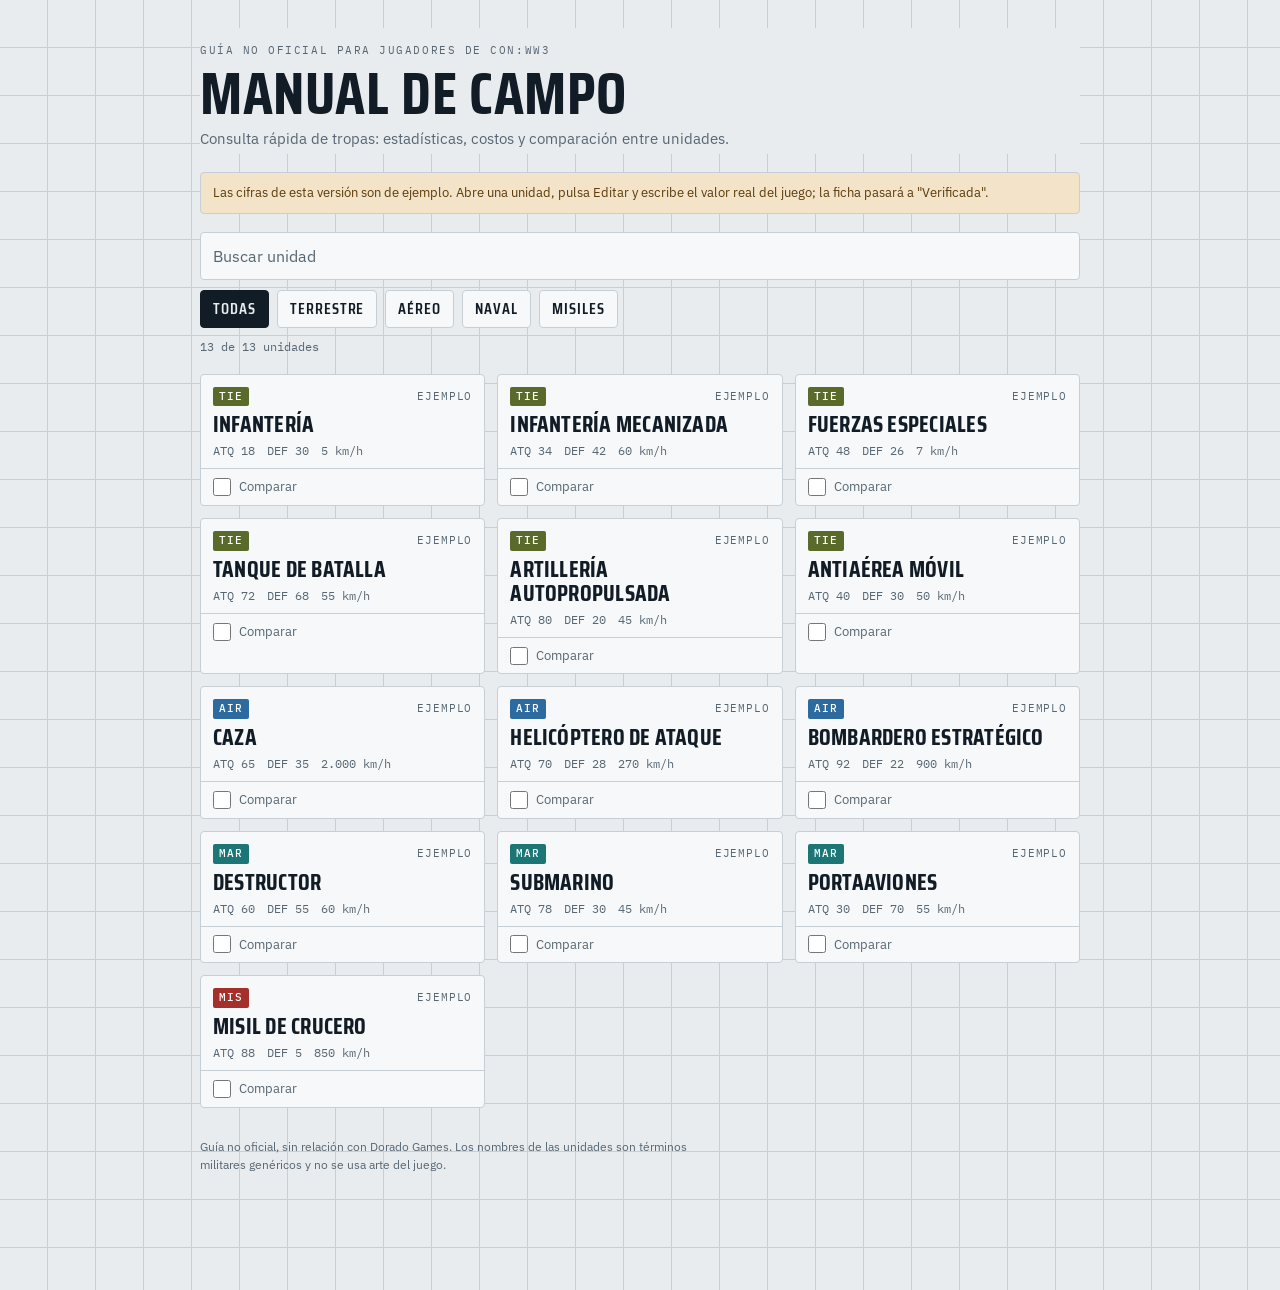
<file: CON Guia/index.html>
<!doctype html>
<html lang="es">
<head>
<meta charset="utf-8">
<meta name="viewport" content="width=device-width, initial-scale=1">
<title>Manual de Campo</title>
<meta name="description" content="Guía no oficial de consulta rápida de tropas: estadísticas, costos y comparación. Sin relación con Dorado Games.">
<meta name="theme-color" content="#2B3A47">
<link rel="manifest" href="manifest.webmanifest">
<link rel="icon" href="icons/icon.svg" type="image/svg+xml">
<link rel="apple-touch-icon" href="icons/icon-192.png">
<link rel="preconnect" href="https://fonts.googleapis.com">
<link rel="preconnect" href="https://fonts.gstatic.com" crossorigin>
<link rel="stylesheet" href="https://fonts.googleapis.com/css2?family=IBM+Plex+Mono:wght@400;500&family=IBM+Plex+Sans:wght@400;500;600&family=Saira+Condensed:wght@500;600;700&display=swap">
<link rel="stylesheet" href="styles.css">
</head>
<body>
<div class="wrap">
  <header>
    <div class="eyebrow">Guía no oficial para jugadores de CON:WW3</div>
    <h1>Manual de Campo</h1>
    <p class="sub">Consulta rápida de tropas: estadísticas, costos y comparación entre unidades.</p>
  </header>

  <div class="notice" id="notice">Las cifras de esta versión son de ejemplo. Abre una unidad, pulsa Editar y escribe el valor real del juego; la ficha pasará a "Verificada".</div>

  <section class="tools" aria-label="Buscar y filtrar">
    <input id="q" class="search" type="search" placeholder="Buscar unidad" autocomplete="off">
    <div class="chips" id="chips" role="group" aria-label="Categoría"></div>
    <div class="count" id="count" aria-live="polite"></div>
  </section>

  <ul class="list" id="list"></ul>

  <p class="foot">Guía no oficial, sin relación con Dorado Games. Los nombres de las unidades son términos militares genéricos y no se usa arte del juego.</p>
</div>

<div class="bar" id="bar" hidden>
  <span id="barText"></span>
  <button class="btn" id="barGo" type="button">Comparar</button>
  <button class="btn ghost" id="barClear" type="button">Limpiar</button>
</div>

<div class="scrim" id="scrim" hidden>
  <div class="sheet" id="sheet" role="dialog" aria-modal="true" aria-labelledby="sheetTitle"></div>
</div>

<script src="app.js"></script>
</body>
</html>
</file>
<file: CON Guia/styles.css>
/* Layout: mesa de mapa tactico. Cabecera tipo ficha, lista de unidades en rejilla, hoja inferior para ficha y comparador. */
:root{
  --bg:#E8ECEF;
  --surface:#F6F8F9;
  --ink:#121C26;
  --muted:#566673;
  --line:#C6CFD6;
  --accent:#B8420F;
  --accent-ink:#FFFFFF;
  --bar:#2B3A47;
  --bar-bg:#D5DCE1;
  --land:#5A6A2B;
  --air:#2D6A9F;
  --sea:#1C7676;
  --msl:#A5302B;
  --warn-bg:#F3E3C9;
  --warn-ink:#5B3A08;
  --f-display:"Saira Condensed","Arial Narrow",sans-serif;
  --f-body:"IBM Plex Sans",system-ui,sans-serif;
  --f-data:"IBM Plex Mono",ui-monospace,monospace;
}
@media (prefers-color-scheme: dark){
  :root:not([data-theme="light"]){
    --bg:#0E151B;
    --surface:#16202A;
    --ink:#E3E9ED;
    --muted:#93A2AE;
    --line:#2A3945;
    --accent:#F0864A;
    --accent-ink:#1A0E06;
    --bar:#C9D5DE;
    --bar-bg:#27343F;
    --land:#8FA74A;
    --air:#5EA6DD;
    --sea:#4DB3B0;
    --msl:#E2706A;
    --warn-bg:#3A2D14;
    --warn-ink:#F1D8A5;
    color-scheme:dark;
  }
}
:root[data-theme="dark"]{
  --bg:#0E151B;
  --surface:#16202A;
  --ink:#E3E9ED;
  --muted:#93A2AE;
  --line:#2A3945;
  --accent:#F0864A;
  --accent-ink:#1A0E06;
  --bar:#C9D5DE;
  --bar-bg:#27343F;
  --land:#8FA74A;
  --air:#5EA6DD;
  --sea:#4DB3B0;
  --msl:#E2706A;
  --warn-bg:#3A2D14;
  --warn-ink:#F1D8A5;
  color-scheme:dark;
}
*{box-sizing:border-box}
body{
  background:var(--bg);
  color:var(--ink);
  font-family:var(--f-body);
  font-size:15px;
  line-height:1.5;
  padding-inline:16px;
  padding-block:20px 96px;
  background-image:
    linear-gradient(var(--line) 1px,transparent 1px),
    linear-gradient(90deg,var(--line) 1px,transparent 1px);
  background-size:48px 48px;
  background-position:-1px -1px;
}
.wrap{max-width:880px;margin-inline:auto;display:flex;flex-direction:column;gap:18px}
button,input,select{font:inherit;color:inherit}
:focus-visible{outline:2px solid var(--accent);outline-offset:2px}

header{display:flex;flex-direction:column;gap:6px;background:var(--bg);padding:14px 0 4px}
.eyebrow{font-family:var(--f-data);font-size:11px;letter-spacing:.14em;text-transform:uppercase;color:var(--muted)}
h1{font-family:var(--f-display);font-weight:700;font-size:clamp(38px,9vw,60px);line-height:.95;letter-spacing:.01em;text-transform:uppercase;margin:0;text-wrap:balance}
.sub{margin:0;color:var(--muted);max-width:60ch}

.notice{background:var(--warn-bg);color:var(--warn-ink);border:1px solid var(--line);padding:10px 12px;font-size:13px;border-radius:4px}

.tools{display:flex;flex-direction:column;gap:10px}
.search{width:100%;background:var(--surface);border:1px solid var(--line);border-radius:4px;padding:11px 12px;font-size:16px}
.search::placeholder{color:var(--muted)}
.chips{display:flex;flex-wrap:wrap;gap:8px}
.chip{background:var(--surface);border:1px solid var(--line);border-radius:4px;padding:6px 12px;font-family:var(--f-display);font-weight:600;font-size:16px;letter-spacing:.06em;text-transform:uppercase;cursor:pointer}
.chip[aria-pressed="true"]{background:var(--ink);color:var(--bg);border-color:var(--ink)}
.count{font-family:var(--f-data);font-size:12px;color:var(--muted)}

.list{list-style:none;margin:0;padding:0;display:grid;grid-template-columns:repeat(auto-fill,minmax(260px,1fr));gap:12px}
.card{background:var(--surface);border:1px solid var(--line);border-radius:4px;display:flex;flex-direction:column;min-width:0}
.open{all:unset;box-sizing:border-box;cursor:pointer;display:flex;flex-direction:column;gap:6px;padding:12px 12px 8px;min-width:0}
.open:focus-visible{outline:2px solid var(--accent);outline-offset:-2px}
.row{display:flex;align-items:center;gap:8px;min-width:0}
.name{font-family:var(--f-display);font-weight:700;font-size:23px;line-height:1.05;text-transform:uppercase;letter-spacing:.01em;overflow-wrap:anywhere}
.mini{font-family:var(--f-data);font-size:12px;color:var(--muted);display:flex;flex-wrap:wrap;gap:4px 12px}
.tag{font-family:var(--f-data);font-size:10.5px;font-weight:500;letter-spacing:.1em;color:#fff;padding:2px 6px;border-radius:2px;flex:none}
.cat-land{background:var(--land)}
.cat-air{background:var(--air)}
.cat-sea{background:var(--sea)}
.cat-msl{background:var(--msl)}
:root[data-theme="dark"] .tag{color:#0E151B}
@media (prefers-color-scheme: dark){:root:not([data-theme="light"]) .tag{color:#0E151B}}
.state{font-family:var(--f-data);font-size:10.5px;letter-spacing:.08em;text-transform:uppercase;color:var(--muted);margin-left:auto;flex:none}
.state.ok{color:var(--accent)}
.cmp{display:flex;align-items:center;gap:8px;padding:8px 12px;border-top:1px solid var(--line);font-size:13px;color:var(--muted);cursor:pointer}
.cmp input{width:18px;height:18px;accent-color:var(--accent);margin:0}
.empty{padding:28px 16px;text-align:center;color:var(--muted);background:var(--surface);border:1px dashed var(--line);border-radius:4px}

.bar{position:fixed;left:0;right:0;bottom:0;background:var(--ink);color:var(--bg);padding:10px 16px calc(10px + env(safe-area-inset-bottom,0px));display:flex;align-items:center;gap:12px;justify-content:center;z-index:5}
.bar span{font-size:14px}
.btn{background:var(--accent);color:var(--accent-ink);border:0;border-radius:4px;padding:9px 16px;font-weight:600;cursor:pointer}
.btn.ghost{background:transparent;color:inherit;border:1px solid currentColor}
.btn:disabled{opacity:.45;cursor:not-allowed}

.scrim{position:fixed;inset:0;background:rgba(8,12,16,.62);z-index:10;display:flex;align-items:flex-end;justify-content:center}
.sheet{background:var(--surface);color:var(--ink);width:100%;max-width:600px;max-height:92%;overflow:auto;border-radius:10px 10px 0 0;border:1px solid var(--line);padding:18px 16px calc(20px + env(safe-area-inset-bottom,0px));display:flex;flex-direction:column;gap:16px;animation:up .18s ease-out}
@keyframes up{from{transform:translateY(24px);opacity:.6}to{transform:none;opacity:1}}
@media (prefers-reduced-motion: reduce){.sheet{animation:none}}
@media (min-width:640px){.scrim{align-items:center}.sheet{border-radius:10px}}
.sheet h2{font-family:var(--f-display);font-weight:700;font-size:34px;line-height:1;text-transform:uppercase;margin:0;overflow-wrap:anywhere}
.sheet-top{display:flex;justify-content:space-between;gap:12px;align-items:flex-start}
.x{background:transparent;border:1px solid var(--line);border-radius:4px;width:36px;height:36px;cursor:pointer;flex:none;font-size:18px;line-height:1}
.stats{display:flex;flex-direction:column;gap:10px}
.stat{display:grid;grid-template-columns:92px 1fr 84px;gap:10px;align-items:center}
.stat .lab{font-size:13px;color:var(--muted)}
.stat .val{font-family:var(--f-data);font-size:13px;text-align:right;font-variant-numeric:tabular-nums}
.track{height:8px;background:var(--bar-bg);border-radius:1px;overflow:hidden}
.fill{height:100%;background:var(--bar)}
dl{margin:0;display:grid;grid-template-columns:110px 1fr;gap:8px 12px;font-size:14px}
dt{color:var(--muted)}
dd{margin:0;min-width:0;overflow-wrap:anywhere}
.note{margin:0;font-size:14px;color:var(--muted)}
.actions{display:flex;flex-wrap:wrap;gap:10px}

.form{display:flex;flex-direction:column;gap:12px}
.field{display:flex;flex-direction:column;gap:4px;min-width:0}
.field label{font-size:12px;color:var(--muted)}
.field input,.field textarea{background:var(--bg);border:1px solid var(--line);border-radius:4px;padding:8px 10px;font-size:16px;width:100%;min-width:0}
.grid2{display:grid;grid-template-columns:repeat(2,minmax(0,1fr));gap:12px}

.vs{display:grid;grid-template-columns:1fr 1fr;gap:12px}
.vs h3{font-family:var(--f-display);font-size:22px;line-height:1.05;text-transform:uppercase;margin:0;overflow-wrap:anywhere}
.cmp-row{display:flex;flex-direction:column;gap:6px;padding-top:10px;border-top:1px solid var(--line)}
.cmp-row .lab{font-size:12px;color:var(--muted);text-transform:uppercase;letter-spacing:.08em;font-family:var(--f-data)}
.cmp-cols{display:grid;grid-template-columns:1fr 1fr;gap:12px}
.cmp-cols>div{display:flex;flex-direction:column;gap:4px;min-width:0}
.cmp-cols .v{font-family:var(--f-data);font-size:14px;font-variant-numeric:tabular-nums;overflow-wrap:anywhere}
.cmp-cols .win .v{color:var(--accent);font-weight:500}
.foot{font-size:12px;color:var(--muted);max-width:70ch}

/* El atributo hidden debe ganar sobre display:flex */
[hidden]{display:none!important}
</file>
